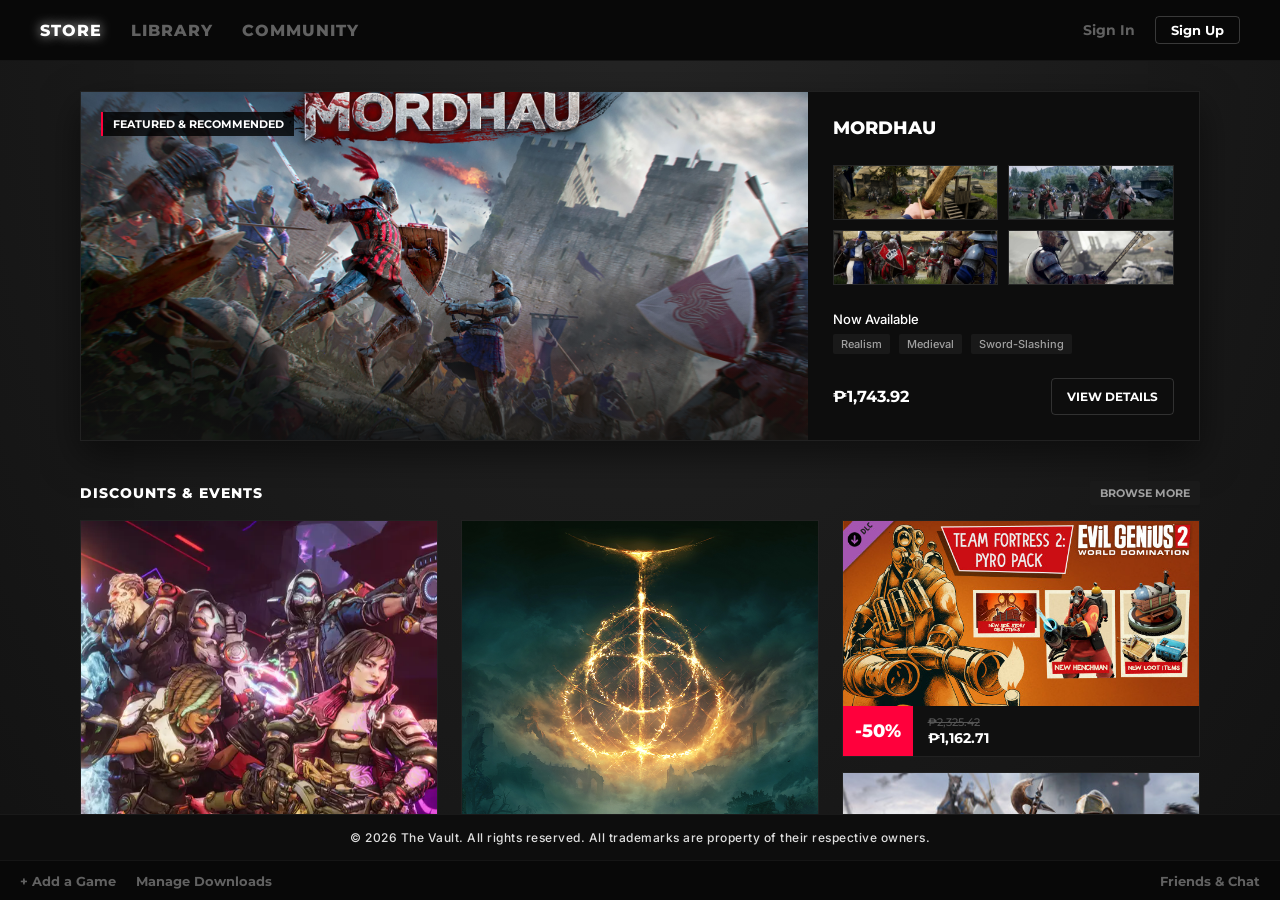
<file: index.html>
<!DOCTYPE html>
<html lang="en">
<head>
    <meta charset="UTF-8">
    <meta name="viewport" content="width=device-width, initial-scale=1.0">
    <title>The Vault</title>
    <link rel="preconnect" href="https://fonts.googleapis.com">
    <link rel="preconnect" href="https://fonts.gstatic.com" crossorigin>
    <link href="https://fonts.googleapis.com/css2?family=Montserrat:wght@700;800;900&family=Inter:wght@400;500;600;700&display=swap" rel="stylesheet">
    <link rel="stylesheet" href="css/style.css">
</head>
<body>

    <header class="steam-header">
        <div class="top-bar">
            <div class="nav-links">
                <a href="index.html" class="nav-link active">STORE</a>
                <a href="library.html" class="nav-link">LIBRARY</a>
                <a href="community.html" class="nav-link">COMMUNITY</a>
            </div>
            
            <div class="header-utils">
                <a href="#" class="login-link">Sign In</a>
                <button class="signup-btn">Sign Up</button>
            </div>
        </div>
    </header>

    <main class="store-container">
        
        <section class="main-carousel">
            <a href="https://store.steampowered.com/app/629760/MORDHAU/" class="carousel-main-img">
                <img src="images/mord.jpg" alt="Mordhau" class="steam-img">
                <div class="glow-overlay"></div>
                <div class="carousel-badge">FEATURED & RECOMMENDED</div>
            </a>
            <div class="carousel-sidebar">
                <h3>MORDHAU</h3>
                <div class="sidebar-screenshots">
                    <div class="mini-thumb">
                        <img src="images/mordss1.jpg" alt="Screenshot 1" class="steam-img">
                    </div>
                    <div class="mini-thumb">
                        <img src="images/mordss2.png" alt="Screenshot 2" class="steam-img">
                    </div>
                    <div class="mini-thumb">
                        <img src="images/mordss3.webp" alt="Screenshot 3" class="steam-img">
                    </div>
                    <div class="mini-thumb">
                        <img src="images/mordss4.jpg" alt="Screenshot 4" class="steam-img">
                    </div>
                </div>
                <div class="sidebar-info">
                    <p class="status">Now Available</p>
                    <span class="tag">Realism</span>
                    <span class="tag">Medieval</span>
                    <span class="tag">Sword-Slashing</span>
                </div>
                <div class="sidebar-price">
                    <span>₱1,743.92</span>
                    <button class="action-btn">View Details</button>
                </div>
            </div>
        </section>

        <section class="section-wrapper">
            <div class="section-header">
                <h2>Discounts & Events</h2>
                <a href="#" class="view-more">Browse More</a>
            </div>
            
            <div class="discounts-grid">
                <a href="https://store.steampowered.com/app/1285190/Borderlands_4/" class="deal-card large">
                    <div class="deal-img">
                        <img src="images/deal1.webp" alt="Deal 1" class="steam-img">
                    </div>
                    <div class="deal-banner">BORDERLANDS 4</div>
                    <div class="deal-footer">
                        <div class="discount-badge">-30%</div>
                        <div class="prices">
                            <span class="old-price">₱2,920.00</span>
                            <span class="new-price">₱2,044</span>
                        </div>
                    </div>
                </a>

                <a href="https://store.steampowered.com/app/1245620/ELDEN_RING/" class="deal-card large">
                    <div class="deal-img">
                        <img src="images/deal2.jpg" alt="Deal 2" class="steam-img">
                    </div>
                    <div class="deal-banner">ELDEN RING</div>
                    <div class="deal-footer">
                        <div class="discount-badge">-80%</div>
                        <div class="prices">
                            <span class="old-price">₱3,488.42</span>
                            <span class="new-price">₱697.68</span>
                        </div>
                    </div>
                </a>

                <div class="small-deals-stack">
                    <a href="https://store.steampowered.com/app/1531604/Evil_Genius_2_Team_Fortress_2__Pyro_Pack/" class="deal-card small">
                        <div class="deal-img">
                            <img src="images/deal3.jpg" alt="Deal 3" class="steam-img">
                        </div>
                        <div class="deal-footer">
                            <div class="discount-badge">-50%</div>
                            <div class="prices">
                                <span class="old-price">₱2,325.42</span>
                                <span class="new-price">₱1,162.71</span>
                            </div>
                        </div>
                    </a>
                    
                    <a href="https://store.steampowered.com/app/1824220/Chivalry_2/" class="deal-card small">
                        <div class="deal-img">
                            <img src="images/deal4.jpg" alt="Deal 4" class="steam-img">
                        </div>
                        <div class="deal-footer">
                            <div class="discount-badge">-20%</div>
                            <div class="prices">
                                <span class="old-price">₱1,850</span>
                                <span class="new-price">₱1,480</span>
                            </div>
                        </div>
                    </a>
                </div>
            </div>
         </section>

        <section class="section-wrapper">
            <div class="section-header">
                <h2>Browse by Category</h2>
            </div>
            <div class="categories-grid">
                <a href="https://store.steampowered.com/category/simulation" class="cat-card">
                    <img src="images/simulation_pic.webp" alt="Simulation" class="steam-img cat-bg-img">
                    <span>SIMULATION</span>
                </a>
                
                <a href="https://store.steampowered.com/category/strategy" class="cat-card">
                    <img src="images/strategy_pic.jpg" alt="Strategy" class="steam-img cat-bg-img">
                    <span>STRATEGY</span>
                </a>
                
                <a href="https://store.steampowered.com/category/rpg" class="cat-card">
                    <img src="images/roleplaying_pic.webp" alt="Role-Playing" class="steam-img cat-bg-img">
                    <span>ROLE-PLAYING</span>
                </a>
                
                <a href="https://store.steampowered.com/category/action_fps" class="cat-card">
                    <img src="images/fps_pic.webp" alt="First Person Shooter" class="steam-img cat-bg-img">
                    <span>FIRST PERSON SHOOTER</span>
                </a>
            </div>
        </section>

    </main>

    <div class="site-copyright">
        <p>&copy; 2026 The Vault. All rights reserved. All trademarks are property of their respective owners.</p>
    </div>

    <footer class="steam-footer">
        <button class="footer-btn">+ Add a Game</button>
        <button class="footer-btn">Manage Downloads</button>
        <button class="footer-btn right-btn">Friends & Chat</button>
    </footer>

</body>
</html>
</file>
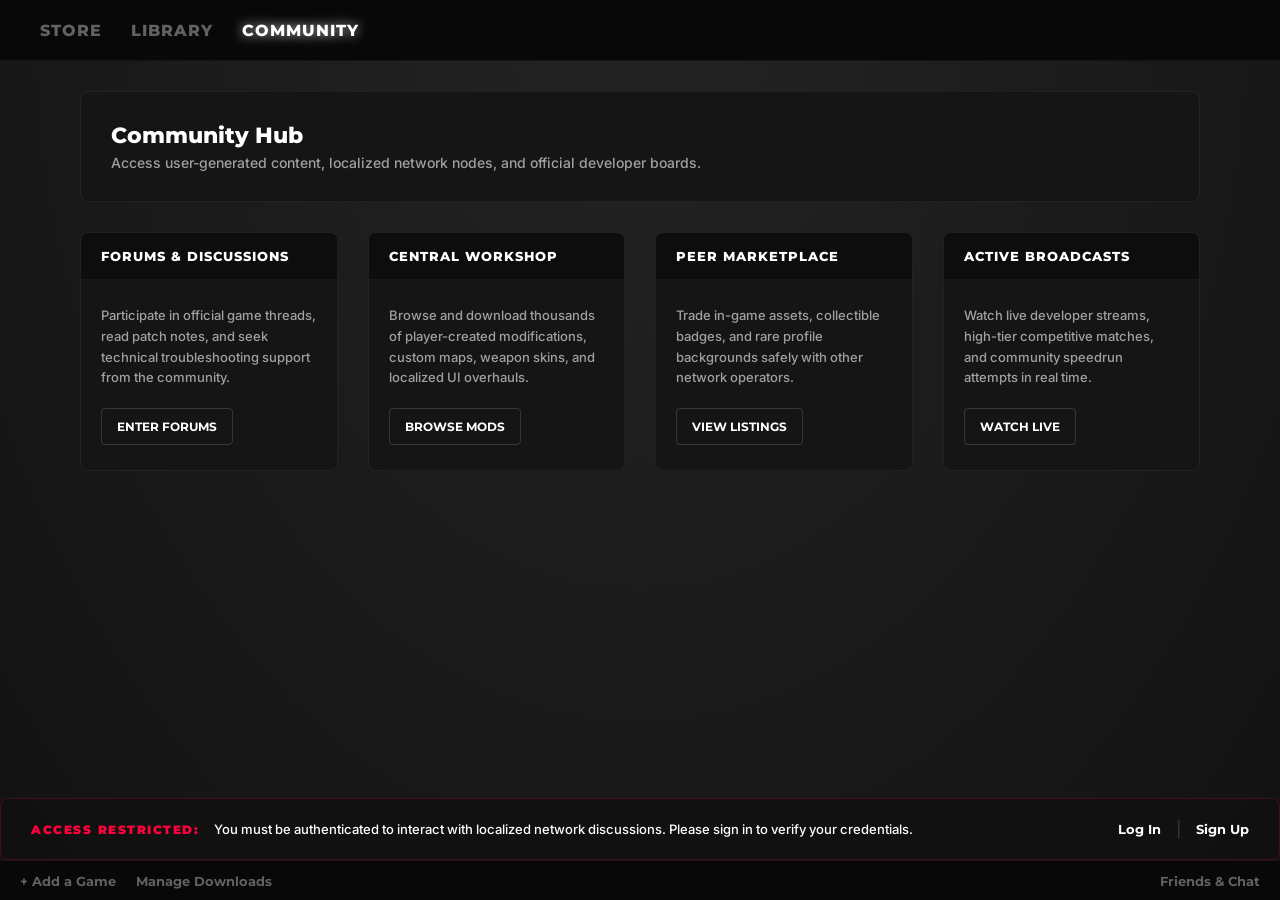
<file: community.html>
<!DOCTYPE html>
<html lang="en">
<head>
    <meta charset="UTF-8">
    <meta name="viewport" content="width=device-width, initial-scale=1.0">
    <title>The Vault // Community</title>
    <link rel="preconnect" href="https://fonts.googleapis.com">
    <link rel="preconnect" href="https://fonts.gstatic.com" crossorigin>
    <link href="https://fonts.googleapis.com/css2?family=Montserrat:wght@700;800;900&family=Inter:wght@400;500;600;700&display=swap" rel="stylesheet">
    <link rel="stylesheet" href="css/style.css">
</head>
<body>

    <header class="steam-header">
        <div class="top-bar">
            <div class="nav-links">
                <a href="index.html">STORE</a>
                <a href="library.html">LIBRARY</a>
                <a href="community.html" class="active">COMMUNITY</a>
            </div>
            
        </div>
    </header>

    <main class="store-container">
        
        <div class="community-welcome-banner">
            <h1>Community Hub</h1>
            <p>Access user-generated content, localized network nodes, and official developer boards.</p>
        </div>

        <div class="community-grid-layout">
            
            <div class="hub-feature-box">
                <div class="box-header">
                    <h3>FORUMS & DISCUSSIONS</h3>
                </div>
                <div class="box-body">
                    <p>Participate in official game threads, read patch notes, and seek technical troubleshooting support from the community.</p>
                    <button class="action-btn">Enter Forums</button>
                </div>
            </div>

            <div class="hub-feature-box">
                <div class="box-header">
                    <h3>CENTRAL WORKSHOP</h3>
                </div>
                <div class="box-body">
                    <p>Browse and download thousands of player-created modifications, custom maps, weapon skins, and localized UI overhauls.</p>
                    <button class="action-btn">Browse Mods</button>
                </div>
            </div>

            <div class="hub-feature-box">
                <div class="box-header">
                    <h3>PEER MARKETPLACE</h3>
                </div>
                <div class="box-body">
                    <p>Trade in-game assets, collectible badges, and rare profile backgrounds safely with other network operators.</p>
                    <button class="action-btn">View Listings</button>
                </div>
            </div>

            <div class="hub-feature-box">
                <div class="box-header">
                    <h3>ACTIVE BROADCASTS</h3>
                </div>
                <div class="box-body">
                    <p>Watch live developer streams, high-tier competitive matches, and community speedrun attempts in real time.</p>
                    <button class="action-btn">Watch Live</button>
                </div>
            </div>

        </div>

    </main>

    <div class="restricted-footer">
        <div class="restricted-banner">
            <span class="alert-title">ACCESS RESTRICTED:</span>
            <p>You must be authenticated to interact with localized network discussions. Please sign in to verify your credentials.</p>
        </div>
        <div class="restricted-actions">
            <a href="#" class="auth-link">Log In</a>
            <span class="divider">|</span>
            <a href="#" class="auth-link">Sign Up</a>
        </div>
    </div>

    <footer class="steam-footer">
        <button class="footer-btn">+ Add a Game</button>
        <button class="footer-btn">Manage Downloads</button>
        <button class="footer-btn right-btn">Friends & Chat</button>
    </footer>

</body>
</html>
</file>
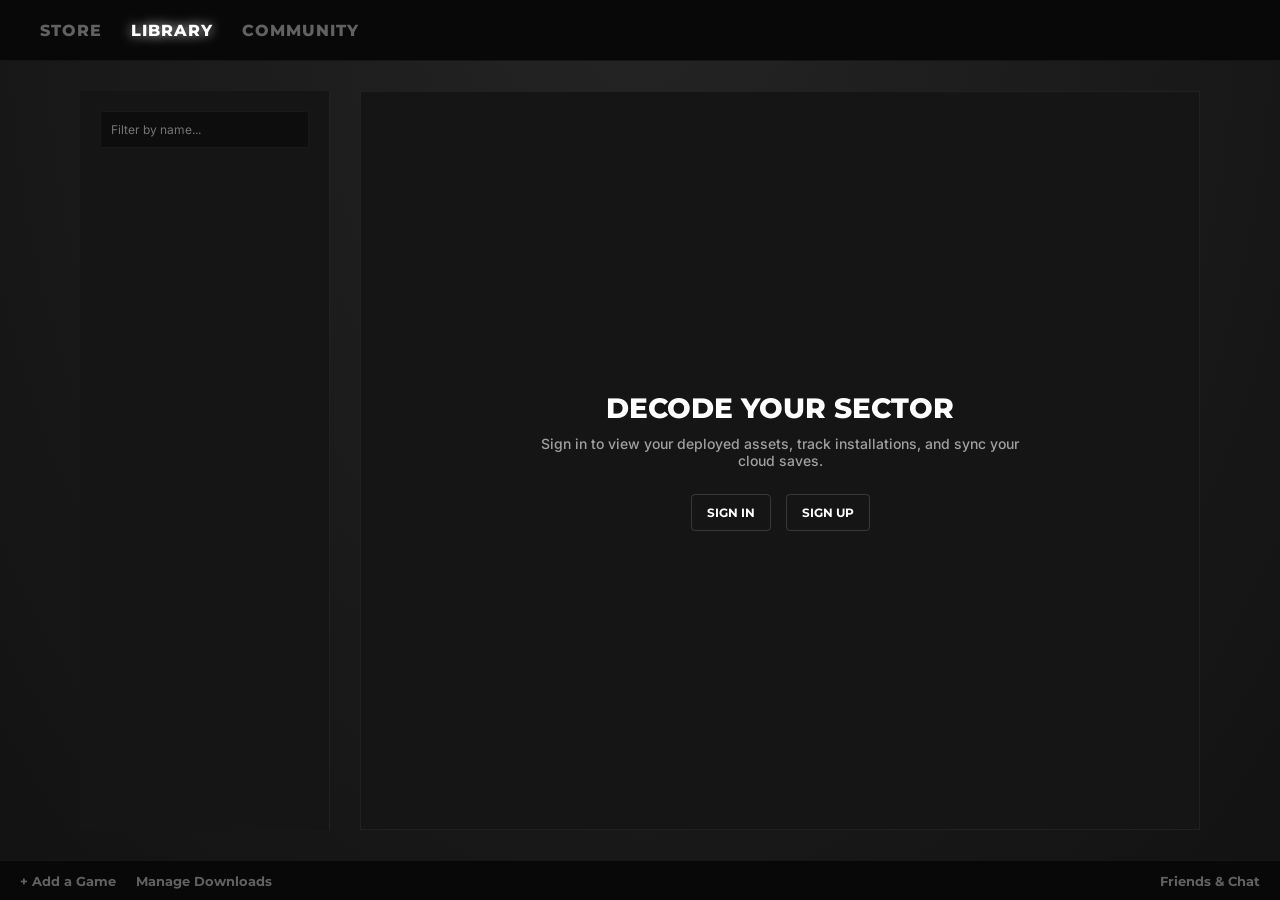
<file: library.html>
<!DOCTYPE html>
<html lang="en">
<head>
    <meta charset="UTF-8">
    <meta name="viewport" content="width=device-width, initial-scale=1.0">
    <title>The Vault // Library</title>
    <link rel="preconnect" href="https://fonts.googleapis.com">
    <link rel="preconnect" href="https://fonts.gstatic.com" crossorigin>
    <link href="https://fonts.googleapis.com/css2?family=Montserrat:wght@700;800;900&family=Inter:wght@400;500;600;700&display=swap" rel="stylesheet">
    <link rel="stylesheet" href="css/style.css">
</head>
<body>

    <header class="steam-header">
        <div class="top-bar">
            <div class="nav-links">
                <a href="index.html" class="nav-link">STORE</a>
                <a href="library.html" class="nav-link active">LIBRARY</a>
                <a href="community.html" class="nav-link">COMMUNITY</a>
            </div>
            
        </div>
    </header>

    <main class="store-container">
        <div class="library-layout">
            
            <div class="library-sidebar">
                <div class="search-filter">
                    <input type="text" placeholder="Filter by name...">
                </div>
            </div>

            <div class="library-content-pane">
                <h2>DECODE YOUR SECTOR</h2>
                <p>Sign in to view your deployed assets, track installations, and sync your cloud saves.</p>
                
                <div class="auth-actions">
                    <button class="action-btn">SIGN IN</button>
                    <button class="action-btn">SIGN UP</button>
                </div>
            </div>

        </div>
    </main>

    <footer class="steam-footer">
        <button class="footer-btn">+ Add a Game</button>
        <button class="footer-btn">Manage Downloads</button>
        <button class="footer-btn right-btn">Friends & Chat</button>
    </footer>

</body>
</html>
</file>
<file: css/style.css>
/* ==========================================================================
   1. GLOBAL RESETS & VARIABLES
   ========================================================================== */
* {
    margin: 0;
    padding: 0;
    box-sizing: border-box;
}

:root {
    --grey-dark: #121212; 
    --grey-nav: #1e1e1e;  
    --grey-card: #1a1a1a; 
    --grey-card-hover: #3e3e3e; 
    --white-bright: #ffffff; 
    --grey-text: #a0a0a0; 
    --border: rgba(255, 255, 255, 0.05); 
}

body {
    background-color: var(--grey-dark);
    background-image: radial-gradient(at top center, #242424 0%, var(--grey-dark) 100%);
    color: var(--grey-text);
    font-family: 'Inter', sans-serif;
    font-weight: 500;
    display: flex;
    flex-direction: column;
    height: 100vh;
    overflow: hidden;
    position: relative; /* Context for video overlays */
}

/* Image Utility: Solves stretching and keeps proportions locked in */
.steam-img {
    width: 100%;
    height: 100%;
    object-fit: cover;
    display: block;
}


/* ==========================================================================
   2. FADING SIDE VIDEOS
   ========================================================================== */
.side-video-container {
    position: fixed;
    top: 100px; /* Aligns below your nav bars */
    bottom: 40px; /* Keeps clear of the fixed bottom footer */
    width: 250px;
    z-index: 0; /* Keeps it strictly behind the main content area */
    overflow: hidden;
    opacity: 0.6; /* Slight transparency so it blends better */
}

.side-video-container.left {
    left: 20px;
}

.side-video-container.right {
    right: 20px;
}

.side-video-container video {
    width: 100%;
    height: 100%;
    object-fit: cover;
}

/* Masking gradients to create the fading effect on all sides */
.video-fade-overlay {
    position: absolute;
    top: 0;
    left: 0;
    right: 0;
    bottom: 0;
    background: linear-gradient(to bottom, var(--grey-dark) 0%, transparent 15%, transparent 85%, var(--grey-dark) 100%);
}

.side-video-container.left .video-fade-overlay {
    background: 
        linear-gradient(to bottom, var(--grey-dark) 0%, transparent 15%, transparent 85%, var(--grey-dark) 100%),
        linear-gradient(to right, transparent 60%, var(--grey-dark) 100%);
}

.side-video-container.right .video-fade-overlay {
    background: 
        linear-gradient(to bottom, var(--grey-dark) 0%, transparent 15%, transparent 85%, var(--grey-dark) 100%),
        linear-gradient(to left, transparent 60%, var(--grey-dark) 100%);
}


/* ==========================================================================
   3. NAVIGATION BARS (TOP & SUB-NAV)
   ========================================================================== */
.steam-header {
    background-color: #080808; 
    border-bottom: 1px solid var(--border);
    position: relative;
    z-index: 10; /* Forces headers to stay layered safely above side vids */
}

.top-bar {
    display: flex;
    justify-content: space-between;
    align-items: center;
    padding: 0 40px;
    height: 60px;
}

.nav-links a {
    font-family: 'Montserrat', sans-serif;
    color: #616161;
    text-decoration: none;
    font-size: 16px;
    font-weight: 800;
    margin-right: 25px;
    letter-spacing: 1px;
    transition: color 0.2s, text-shadow 0.2s;
}

.nav-links a.active, .nav-links a:hover {
    color: var(--white-bright);
    text-shadow: 0 0 12px rgba(255,255,255,0.8);
}

.header-utils {
    display: flex;
    align-items: center;
    gap: 20px;
}

.login-link {
    font-family: 'Montserrat', sans-serif;
    color: #616161;
    text-decoration: none;
    font-size: 14px;
    font-weight: 700;
    transition: color 0.2s;
}

.login-link:hover {
    color: #fff;
}

.signup-btn {
    background: transparent;
    border: 1px solid rgba(255, 255, 255, 0.2);
    color: #fff;
    padding: 5px 15px;
    font-family: 'Montserrat', sans-serif;
    font-weight: 700;
    font-size: 13px;
    cursor: pointer;
    border-radius: 4px;
    transition: background-color 0.2s, border-color 0.2s;
}

.signup-btn:hover {
    background: rgba(255, 255, 255, 0.05);
    border-color: #fff;
}

.system-status {
    font-family: 'Montserrat', sans-serif;
    font-size: 14px;
    font-weight: 700;
    color: #616161;
    border-left: 1px solid rgba(255,255,255,0.05);
    padding-left: 20px;
}

.online {
    color: var(--white-bright);
    text-shadow: 0 0 8px rgba(255,255,255,0.5);
}

.sub-nav {
    background-color: var(--grey-nav);
    display: flex;
    justify-content: space-between;
    align-items: center;
    padding: 10px 40px;
    box-shadow: 0 4px 10px rgba(0,0,0,0.6);
}

.sub-links a {
    font-family: 'Montserrat', sans-serif;
    color: var(--grey-text);
    text-decoration: none;
    font-size: 13px;
    font-weight: 700;
    margin-right: 20px;
    transition: color 0.2s;
}

.sub-links a:hover, .sub-links a.active {
    color: #fff;
}

.search-wrapper input {
    background: #2a2a2a;
    border: 1px solid #1a1a1a;
    padding: 8px 15px;
    border-radius: 4px;
    color: #fff;
    width: 250px;
    font-family: 'Inter', sans-serif;
}


/* ==========================================================================
   4. MAIN STORE CONTAINER & SCROLLBAR
   ========================================================================== */
.store-container {
    flex: 1; 
    overflow-y: auto;
    padding: 30px 40px;
    max-width: 1200px;
    margin: 0 auto;
    width: 100%;
    position: relative;
    z-index: 5; /* Pushes center grid over the top of side videos */
}

.store-container::-webkit-scrollbar { width: 8px; }
.store-container::-webkit-scrollbar-track { background: rgba(0, 0, 0, 0.2); }
.store-container::-webkit-scrollbar-thumb { background: rgba(255, 255, 255, 0.1); border-radius: 10px; }
.store-container::-webkit-scrollbar-thumb:hover { background: rgba(255, 255, 255, 0.2); }


/* ==========================================================================
   5. COMPONENT: CAROUSEL
   ========================================================================== */
.main-carousel {
    display: grid;
    grid-template-columns: 65% 35%;
    background: #151515;
    height: 350px;
    border: 1px solid var(--border);
    box-shadow: 0 15px 35px rgba(0,0,0,0.5);
    text-decoration: none; /* In case wrapped in anchor */
}

.carousel-main-img { background: #252525; position: relative; overflow: hidden; display: block; }

.glow-overlay {
    position: absolute;
    bottom: 0; right: 0; left: 0;
    height: 50%;
    background: linear-gradient(to top, rgba(21,21,21,0.8), transparent);
    z-index: 2; 
}

.carousel-badge {
    position: absolute;
    top: 20px;
    left: 20px;
    background: rgba(0, 0, 0, 0.8);
    padding: 5px 10px;
    font-size: 11px;
    font-family: 'Montserrat', sans-serif;
    font-weight: 700;
    color: #fff;
    border-left: 2px solid #ff003c; 
    z-index: 3;
}

.carousel-sidebar { background: #0d0d0d; padding: 25px; display: flex; flex-direction: column; justify-content: space-between; }
.carousel-sidebar h3 { font-family: 'Montserrat', sans-serif; font-weight: 800; font-size: 18px; color: #fff; }

.sidebar-screenshots { display: grid; grid-template-columns: repeat(2, 1fr); gap: 10px; }
.mini-thumb { height: 55px; background: #1a1a1a; border: 1px solid rgba(255,255,255,0.05); overflow: hidden; }

.sidebar-info .status { color: #fff; font-size: 13px; margin-bottom: 5px; }
.sidebar-info .tag { background: rgba(255,255,255,0.05); padding: 3px 8px; font-size: 11px; border-radius: 2px; margin-right: 5px; font-family: 'Inter', sans-serif; color: var(--grey-text); }
.sidebar-price { display: flex; justify-content: space-between; align-items: center; font-family: 'Montserrat', sans-serif; font-weight: 700; color: #fff; }


/* ==========================================================================
   6. COMPONENT: DISCOUNTS GRID
   ========================================================================== */
.section-wrapper {
    margin-top: 40px;
    display: block;
}

.section-header {
    display: flex;
    justify-content: space-between;
    align-items: center;
    margin-bottom: 15px;
}

.section-header h2 {
    font-family: 'Montserrat', sans-serif;
    font-weight: 800;
    font-size: 14px;
    letter-spacing: 1px;
    color: var(--white-bright);
    text-transform: uppercase;
}

.view-more {
    font-family: 'Montserrat', sans-serif;
    font-weight: 700;
    color: var(--grey-text);
    text-decoration: none;
    font-size: 11px;
    text-transform: uppercase;
    background: #1a1a1a;
    padding: 5px 10px;
    border-radius: 2px;
}

.view-more:hover { color: #fff; background: #252525; }

.discounts-grid {
    display: grid;
    grid-template-columns: 32% 32% 32%;
    gap: 2%;
    align-items: stretch;
}

.deal-card {
    background: #151515;
    border: 1px solid var(--border);
    display: flex;
    flex-direction: column;
    cursor: pointer;
    overflow: hidden;
    text-decoration: none; /* Removes underline if used as anchor */
}

.deal-card .deal-img {
    flex: 1; 
    background: #252525;
    overflow: hidden;
}

.deal-banner {
    font-family: 'Montserrat', sans-serif;
    background: #0d0d0d;
    font-size: 11px;
    padding: 8px 15px;
    font-weight: 800;
    color: #ff003c; 
    letter-spacing: 1px;
}

.deal-footer {
    display: flex;
    align-items: center;
    background: #101010;
    height: 50px;
}

.discount-badge {
    font-family: 'Montserrat', sans-serif;
    background: #ff003c; 
    color: #fff;
    font-weight: 800;
    font-size: 18px;
    padding: 0 12px;
    height: 100%;
    display: flex;
    align-items: center;
}

.prices { display: flex; flex-direction: column; padding-left: 15px; font-family: 'Montserrat', sans-serif; }
.old-price { color: #555; text-decoration: line-through; font-size: 11px; }
.new-price { color: #fff; font-size: 14px; font-weight: 700; }

.small-deals-stack {
    display: flex;
    flex-direction: column;
    gap: 15px;
}

.small-deals-stack .deal-card.small {
    flex: 1; 
}


/* ==========================================================================
   7. COMPONENT: CATEGORIES GRID
   ========================================================================== */
.categories-grid {
    display: grid;
    grid-template-columns: repeat(4, 1fr);
    gap: 15px;
}

.cat-card {
    height: 80px;
    background: linear-gradient(45deg, #111, #1a1a1a);
    border: 1px solid var(--border);
    display: flex;
    align-items: flex-end;
    padding: 15px;
    cursor: pointer;
    position: relative;
    overflow: hidden;
    text-decoration: none; /* Removes underline for text in anchor */
}

.cat-card:hover { border-color: rgba(255, 0, 60, 0.3); }

.cat-bg-img {
    position: absolute;
    top: 0; left: 0;
    width: 100%; height: 100%;
    opacity: 0.3; 
    z-index: 1;
}

.cat-card span {
    color: #fff;
    font-weight: 800;
    font-size: 12px;
    font-family: 'Montserrat', sans-serif;
    position: relative;
    z-index: 2;
    text-shadow: 0 2px 4px rgba(0,0,0,0.8);
}


/* ==========================================================================
   8. MISC REUSABLE ELEMENTS (BUTTONS & ALERTS)
   ========================================================================== */
.action-btn {
    background: transparent;
    border: 1px solid rgba(255, 255, 255, 0.15);
    color: #fff;
    padding: 10px 15px;
    font-family: 'Montserrat', sans-serif;
    font-weight: 700;
    font-size: 12px;
    text-transform: uppercase;
    cursor: pointer;
    border-radius: 4px;
    transition: background-color 0.2s, border-color 0.2s;
    align-self: flex-start;
}

.action-btn:hover { background: #fff; color: #000; border-color: #fff; }

.restricted-footer {
    background: rgba(17, 17, 17, 0.8);
    border: 1px solid rgba(255, 0, 60, 0.2); 
    padding: 20px 30px;
    border-radius: 8px;
    display: flex;
    justify-content: space-between;
    align-items: center;
    gap: 20px;
    width: 100%;
}

.restricted-banner {
    display: flex;
    align-items: center;
    gap: 15px;
}

.alert-title {
    font-family: 'Montserrat', sans-serif;
    font-weight: 900;
    color: #ff003c;
    font-size: 12px;
    letter-spacing: 1.5px;
    white-space: nowrap;
}

.restricted-banner p { color: #fff; font-size: 13px; font-family: 'Inter', sans-serif; }
.restricted-actions { display: flex; align-items: center; gap: 15px; }

.auth-link {
    font-family: 'Montserrat', sans-serif;
    color: var(--white-bright);
    text-decoration: none;
    font-weight: 700;
    font-size: 13px;
    transition: color 0.2s;
}

.auth-link:hover { color: #ff003c; }
.divider { color: #333; }


/* ==========================================================================
   9. EXTRA PAGES STYLES (COMMUNITY & LIBRARY)
   ========================================================================== */
/* Library Page */
.library-layout { display: grid; grid-template-columns: 250px 1fr; gap: 30px; height: 100%; }
.library-sidebar { background: #151515; border-right: 1px solid var(--border); padding: 20px; }
.search-filter input { width: 100%; background: #0d0d0d; border: 1px solid var(--border); padding: 10px; color: #fff; font-family: 'Inter', sans-serif; font-size: 12px; border-radius: 2px; margin-bottom: 20px; }
.library-content-pane { background: #151515; border: 1px solid var(--border); padding: 40px; display: flex; flex-direction: column; justify-content: center; align-items: center; text-align: center; }
.library-content-pane h2 { font-family: 'Montserrat', sans-serif; font-weight: 800; color: var(--white-bright); font-size: 28px; margin-bottom: 10px; }
.library-content-pane p { font-size: 14px; color: var(--grey-text); margin-bottom: 25px; max-width: 500px; }
.auth-actions { display: flex; gap: 15px; }

/* Community Page */
.community-welcome-banner { background: #151515; border: 1px solid var(--border); padding: 30px; margin-bottom: 30px; width: 100%; border-radius: 8px; }
.community-welcome-banner h1 { font-family: 'Montserrat', sans-serif; font-weight: 800; color: var(--white-bright); font-size: 22px; margin-bottom: 5px; }
.community-welcome-banner p { color: var(--grey-text); font-size: 14px; }
.community-grid-layout { display: grid; grid-template-columns: repeat(4, 1fr); gap: 30px; padding-bottom: 30px; width: 100%; }
.grid-column { display: flex; flex-direction: column; gap: 20px; }
.hub-feature-box { background: #151515; border: 1px solid var(--border); display: flex; flex-direction: column; border-radius: 8px; overflow: hidden; transition: border-color 0.2s, background-color 0.2s; }
.hub-feature-box:hover { border-color: rgba(255,255,255,0.1); background-color: #1a1a1a; }
.box-header { background: #0d0d0d; padding: 15px 20px; border-bottom: 1px solid var(--border); }
.box-header h3 { font-family: 'Montserrat', sans-serif; font-weight: 800; color: #fff; font-size: 13px; letter-spacing: 1px; }
.box-body { padding: 25px 20px; display: flex; flex-direction: column; justify-content: space-between; flex: 1; gap: 20px; }
.box-body p { color: var(--grey-text); font-size: 13px; line-height: 1.6; }

/* ==========================================================================
   9.5 COPYRIGHT FOOTER (NEW)
   ========================================================================== */
.site-copyright {
    text-align: center;
    padding: 15px 20px;
    background-color: #0d0d0d;
    border-top: 1px solid var(--border);
    margin-top: auto; /* Helps push above the absolute bottom if needed */
}

.site-copyright p {
    color: #dfdfdf; /* Darker/Bolder font color compared to original grey */
    font-size: 12px;
    font-family: 'Inter', sans-serif;
    letter-spacing: 0.5px;
}

/* ==========================================================================
   10. FIXED BOTTOM FOOTER
   ========================================================================== */
.steam-footer {
    background: #080808;
    height: 40px;
    display: flex;
    align-items: center;
    padding: 0 20px;
    border-top: 1px solid var(--border);
    position: relative;
    z-index: 10; /* Keeps footer strictly layered above side vids */
}

.footer-btn {
    font-family: 'Montserrat', sans-serif;
    background: transparent;
    border: none;
    color: #616161;
    font-weight: 700;
    font-size: 13px;
    margin-right: 20px;
    cursor: pointer;
}

.footer-btn:hover { color: #fff; }
.right-btn { margin-left: auto; margin-right: 0; }


/* ==========================================================================
   11. MOBILE FIXES (RESPONSIVE QUERIES)
   ========================================================================== */
@media screen and (max-width: 768px) {
    
    body {
        overflow-y: auto;
        overflow-x: hidden;
        height: auto;
    }
    
    .side-video-container {
        display: none; /* Side vids take up too much width on phones */
    }

    .top-bar {
        padding: 0 15px;
        flex-direction: column;
        height: auto;
        padding-top: 15px;
        padding-bottom: 15px;
        gap: 10px;
    }
    
    .nav-links a {
        margin-right: 15px;
        font-size: 13px;
    }
    
    .header-utils {
        border-top: 1px solid var(--border);
        padding-top: 10px;
        width: 100%;
        justify-content: center;
    }
    
    .system-status {
        display: none; /* Saves valuable space on mobile */
    }

    .store-container {
        padding: 15px;
        width: 100%;
    }

    .main-carousel {
        grid-template-columns: 100%;
        height: auto;
    }
    
    .carousel-main-img {
        height: 200px;
    }
    
    .carousel-sidebar {
        padding: 15px;
        gap: 15px;
    }

    .discounts-grid {
        grid-template-columns: 100%;
        gap: 20px;
    }
    
    .deal-card.large {
        height: 250px;
    }

    .categories-grid {
        grid-template-columns: repeat(2, 1fr);
    }

    .library-layout {
        grid-template-columns: 100%;
    }
    
    .library-sidebar {
        border-right: none;
        border-bottom: 1px solid var(--border);
    }

    .community-grid-layout {
        grid-template-columns: 100%;
    }

    .restricted-footer {
        flex-direction: column;
        text-align: center;
        padding: 15px;
    }
    
    .restricted-banner {
        flex-direction: column;
        gap: 5px;
    }
    
    .steam-footer {
        height: auto;
        padding: 10px;
        flex-wrap: wrap;
        justify-content: center;
        gap: 10px;
    }
    
    .footer-btn {
        margin-right: 10px;
    }
    
    .right-btn {
        margin-left: initial;
    }
}
</file>
